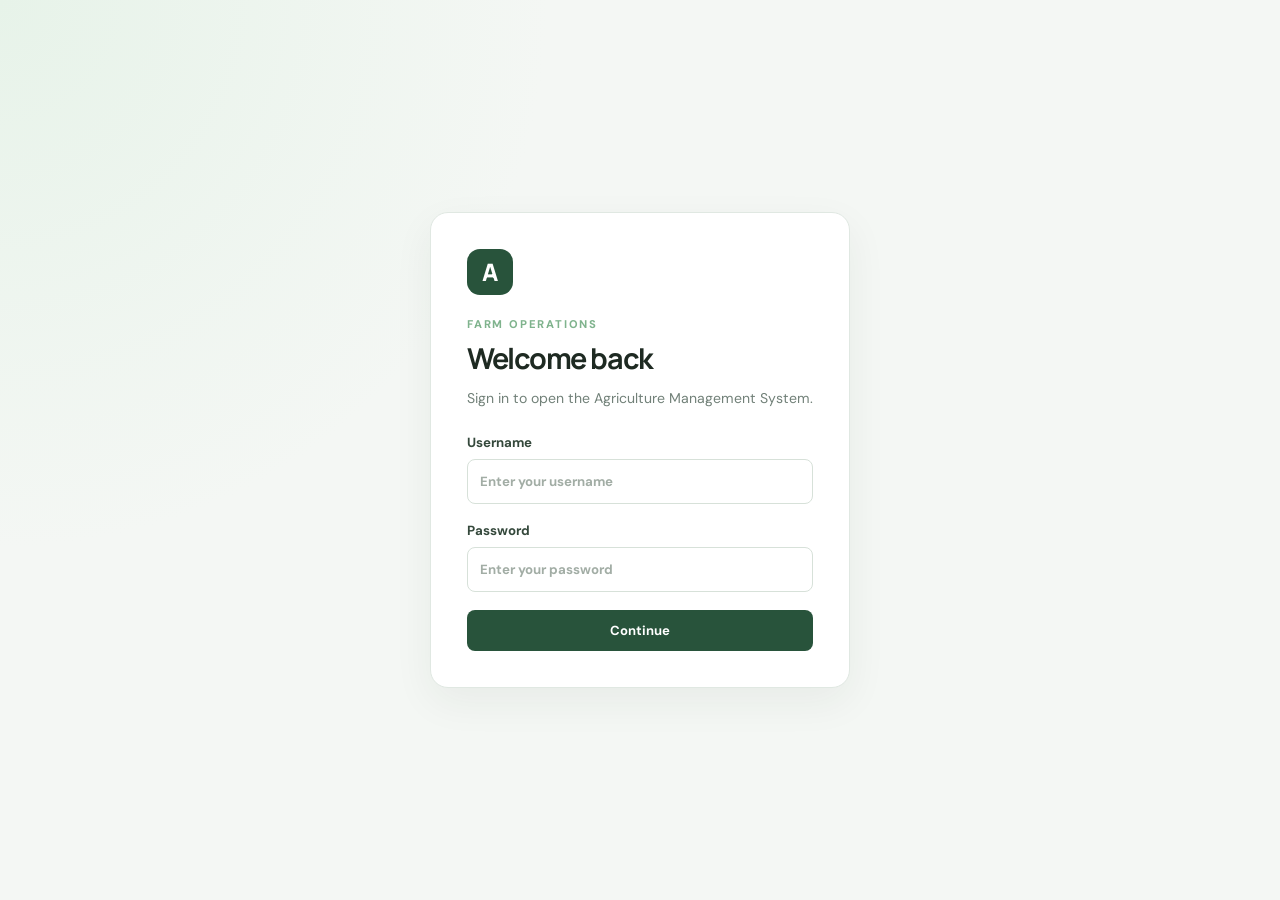
<file: index.html>
<!DOCTYPE html>
<html lang="en">
<head>
    <meta charset="UTF-8">
    <meta name="viewport" content="width=device-width, initial-scale=1.0">
    <title>Login | Agriculture Management</title>
    <link rel="stylesheet" href="/style.css">
    <script src="/script.js" defer></script>
</head>
<body class="login-page">
    <main class="login-card">
        <div class="brand-mark">A</div>
        <p class="eyebrow">FARM OPERATIONS</p>
        <h1>Welcome back</h1>
        <p class="muted">Sign in to open the Agriculture Management System.</p>
        <form id="loginForm">
            <label>
                Username
                <input id="username" type="text" autocomplete="username" required placeholder="Enter your username">
            </label>
            <label>
                Password
                <input id="password" type="password" autocomplete="current-password" required placeholder="Enter your password">
            </label>
            <button class="button button-primary button-full" type="submit">Continue</button>
            <p id="loginMessage" class="message" role="status"></p>
        </form>
    </main>
</body>
</html>
</file>
<file: style.css>
@import url('https://fonts.googleapis.com/css2?family=DM+Sans:wght@400;500;600;700&family=Manrope:wght@400;500;600;700;800&display=swap');

:root {
    --green-950: #14291f;
    --green-900: #1e3b2b;
    --green-800: #28533b;
    --green-700: #34734d;
    --green-100: #eaf4ed;
    --green-50: #f5faf6;
    --ink: #1e2a22;
    --muted: #718078;
    --line: #e0e8e2;
    --surface: #ffffff;
    --page: #f4f7f4;
    --danger: #b83a3a;
    --shadow: 0 14px 40px rgba(26, 53, 37, 0.06);
}

* {
    box-sizing: border-box;
}

body {
    margin: 0;
    background: var(--page);
    color: var(--ink);
    font-family: "DM Sans", sans-serif;
}

h1, h2, h3 {
    font-family: "Manrope", sans-serif;
    margin: 0;
}

button, input, select {
    font: inherit;
}

button {
    cursor: pointer;
}

.topbar {
    min-height: 116px;
    padding: 24px clamp(20px, 5vw, 76px);
    background: var(--green-950);
    color: white;
    display: flex;
    align-items: center;
    justify-content: space-between;
    gap: 20px;
}

.topbar h1 {
    font-size: clamp(1.35rem, 3vw, 2rem);
    letter-spacing: -0.04em;
}

.eyebrow {
    margin: 0 0 7px;
    color: #7fb38d;
    font-size: 0.7rem;
    font-weight: 800;
    letter-spacing: 0.16em;
}

.page-shell {
    max-width: 1480px;
    padding: 34px clamp(16px, 4vw, 54px) 20px;
    margin: 0 auto;
}

.intro {
    display: flex;
    justify-content: space-between;
    align-items: center;
    gap: 20px;
    margin-bottom: 25px;
}

.intro h2 {
    font-size: clamp(1.35rem, 2.5vw, 1.8rem);
    letter-spacing: -0.04em;
}

.intro p:not(.eyebrow) {
    color: var(--muted);
    margin: 8px 0 0;
}

.stat-pill {
    background: var(--green-100);
    color: var(--green-800);
    padding: 10px 14px;
    border-radius: 999px;
    white-space: nowrap;
    font-size: 0.8rem;
    font-weight: 700;
}

.status-dot {
    display: inline-block;
    width: 7px;
    height: 7px;
    border-radius: 50%;
    background: #479b62;
    margin-right: 7px;
}

.panel {
    background: var(--surface);
    border: 1px solid var(--line);
    border-radius: 16px;
    padding: clamp(20px, 3vw, 30px);
    margin-bottom: 24px;
    box-shadow: var(--shadow);
}

.section-heading {
    display: flex;
    align-items: center;
    justify-content: space-between;
    gap: 16px;
    margin-bottom: 25px;
}

.section-heading h2 {
    font-size: 1.35rem;
    letter-spacing: -0.035em;
}

.mode-badge {
    background: #f1f4f1;
    color: #66746a;
    border-radius: 6px;
    padding: 7px 9px;
    font-size: 0.65rem;
    letter-spacing: 0.1em;
    font-weight: 800;
}

.form-grid {
    display: grid;
    grid-template-columns: repeat(4, minmax(0, 1fr));
    gap: 18px;
}

.panel > .form-grid > form {
    display: flex;
    flex-direction: column;
    gap: 14px;
}

.panel > .form-grid > form .button {
    margin-top: auto;
}

.null-value {
    color: #8a968d;
    font-style: italic;
    font-family: monospace;
    font-size: 0.85em;
}

label {
    display: flex;
    flex-direction: column;
    gap: 8px;
    color: #34483b;
    font-size: 0.83rem;
    font-weight: 700;
}

input, select {
    width: 100%;
    min-width: 0;
    height: 45px;
    border: 1px solid #d7e1d9;
    border-radius: 8px;
    padding: 0 12px;
    color: var(--ink);
    background: #fff;
    outline: none;
    transition: border-color 0.15s, box-shadow 0.15s;
}

input::placeholder {
    color: #a2ada5;
}

input:focus, select:focus {
    border-color: #57946a;
    box-shadow: 0 0 0 3px rgba(66, 132, 83, 0.12);
}

.calculation-strip {
    display: flex;
    align-items: center;
    gap: 28px;
    flex-wrap: wrap;
    margin-top: 22px;
    padding: 17px 18px;
    background: var(--green-50);
    border: 1px solid #e0eee3;
    border-radius: 10px;
}

.calculation-strip > div {
    display: flex;
    flex-direction: column;
    gap: 5px;
    min-width: 120px;
}

.calc-label {
    font-size: 0.72rem;
    color: var(--muted);
}

.calculation-strip strong {
    font-family: "Manrope", sans-serif;
    font-size: 1.05rem;
    color: var(--green-800);
}

.calculation-strip p {
    flex: 1;
    min-width: 200px;
    margin: 0;
    color: var(--muted);
    font-size: 0.75rem;
    line-height: 1.5;
}

.form-actions {
    display: flex;
    align-items: center;
    flex-wrap: wrap;
    gap: 10px;
    margin-top: 22px;
}

.button {
    border: 1px solid transparent;
    border-radius: 8px;
    padding: 11px 16px;
    font-size: 0.82rem;
    font-weight: 700;
    transition: transform 0.15s, background 0.15s;
}

.button:hover {
    transform: translateY(-1px);
}

.button:disabled {
    opacity: 0.6;
    cursor: wait;
    transform: none;
}

.button-primary {
    background: var(--green-800);
    color: white;
}

.button-primary:hover {
    background: var(--green-900);
}

.button-light {
    background: white;
    border-color: #dce5de;
    color: #34483b;
}

.button-light:hover {
    background: #f6faf7;
}

.button-danger {
    background: #fff5f4;
    border-color: #f3d7d4;
    color: var(--danger);
}

.button-small {
    padding: 7px 10px;
    font-size: 0.72rem;
}

.button-full {
    width: 100%;
    justify-content: center;
}

.hidden {
    display: none !important;
}

.message {
    min-height: 0;
    margin: 12px 0 0;
    font-size: 0.82rem;
    color: var(--muted);
}

.message:empty {
    display: none;
}

.message.success {
    color: #277343;
}

.message.error {
    color: #b72f2f;
}

.records-heading {
    align-items: flex-start;
}

.records-heading .muted {
    margin: 8px 0 0;
    font-size: 0.82rem;
    color: var(--muted);
}

.table-wrap {
    width: 100%;
    overflow-x: auto;
    border: 1px solid var(--line);
    border-radius: 10px;
}

table {
    width: 100%;
    min-width: 1100px;
    border-collapse: collapse;
    font-size: 0.78rem;
}

thead {
    background: #f5f8f5;
}

th {
    text-align: left;
    padding: 13px 12px;
    color: #66756a;
    text-transform: uppercase;
    letter-spacing: 0.06em;
    font-size: 0.64rem;
    white-space: nowrap;
}

td {
    padding: 13px 12px;
    border-top: 1px solid #edf1ed;
    white-space: nowrap;
}

tbody tr:hover {
    background: #fbfdfb;
}

.empty-cell {
    padding: 32px;
    text-align: center;
    color: var(--muted);
}

.badge {
    display: inline;
    border-radius: 0;
    padding: 0;
    background: transparent;
    color: var(--ink);
    font-size: 0.78rem;
    font-weight: 600;
}

.badge-low,
.badge-medium,
.badge-high,
.badge-active,
.badge-inactive {
    background: transparent;
    color: var(--ink);
}

.action-cell {
    display: flex;
    gap: 7px;
}

footer {
    padding: 8px 0 20px;
    text-align: center;
    color: #849087;
    font-size: 0.75rem;
}

footer span {
    padding: 0 5px;
    color: #9ab6a0;
}

/* Login page */

.login-page {
    min-height: 100vh;
    display: grid;
    place-items: center;
    padding: 22px;
    background:
        radial-gradient(circle at top left, #e7f3e9 0, transparent 35%),
        var(--page);
}

.login-card {
    width: min(100%, 420px);
    padding: 36px;
    background: white;
    border: 1px solid var(--line);
    border-radius: 18px;
    box-shadow: var(--shadow);
}

.brand-mark {
    display: grid;
    place-items: center;
    width: 46px;
    height: 46px;
    margin-bottom: 22px;
    border-radius: 13px;
    background: var(--green-800);
    color: white;
    font: 800 1.5rem "Manrope", sans-serif;
}

.login-card h1 {
    font-size: 1.8rem;
    letter-spacing: -0.05em;
}

.login-card .muted {
    margin: 10px 0 25px;
    color: var(--muted);
    line-height: 1.5;
    font-size: 0.88rem;
}

.login-card form {
    display: grid;
    gap: 18px;
}

.demo-note {
    color: #8a958d;
    font-size: 0.72rem;
    line-height: 1.5;
    margin: 18px 0 0;
}

@media (max-width: 1000px) {
    .form-grid {
        grid-template-columns: repeat(2, minmax(0, 1fr));
    }

    .intro {
        align-items: flex-start;
        flex-direction: column;
    }
}

@media (max-width: 560px) {
    .topbar {
        align-items: flex-start;
        padding: 22px 18px;
    }

    .topbar .button {
        padding: 9px 11px;
    }

    .page-shell {
        padding: 22px 12px;
    }

    .panel {
        padding: 18px 14px;
        border-radius: 12px;
    }

    .section-heading {
        align-items: flex-start;
        flex-direction: column;
    }

    .form-grid {
        grid-template-columns: 1fr;
    }

    .calculation-strip {
        gap: 15px;
    }

    .login-card {
        padding: 26px 20px;
    }
}
</file>
